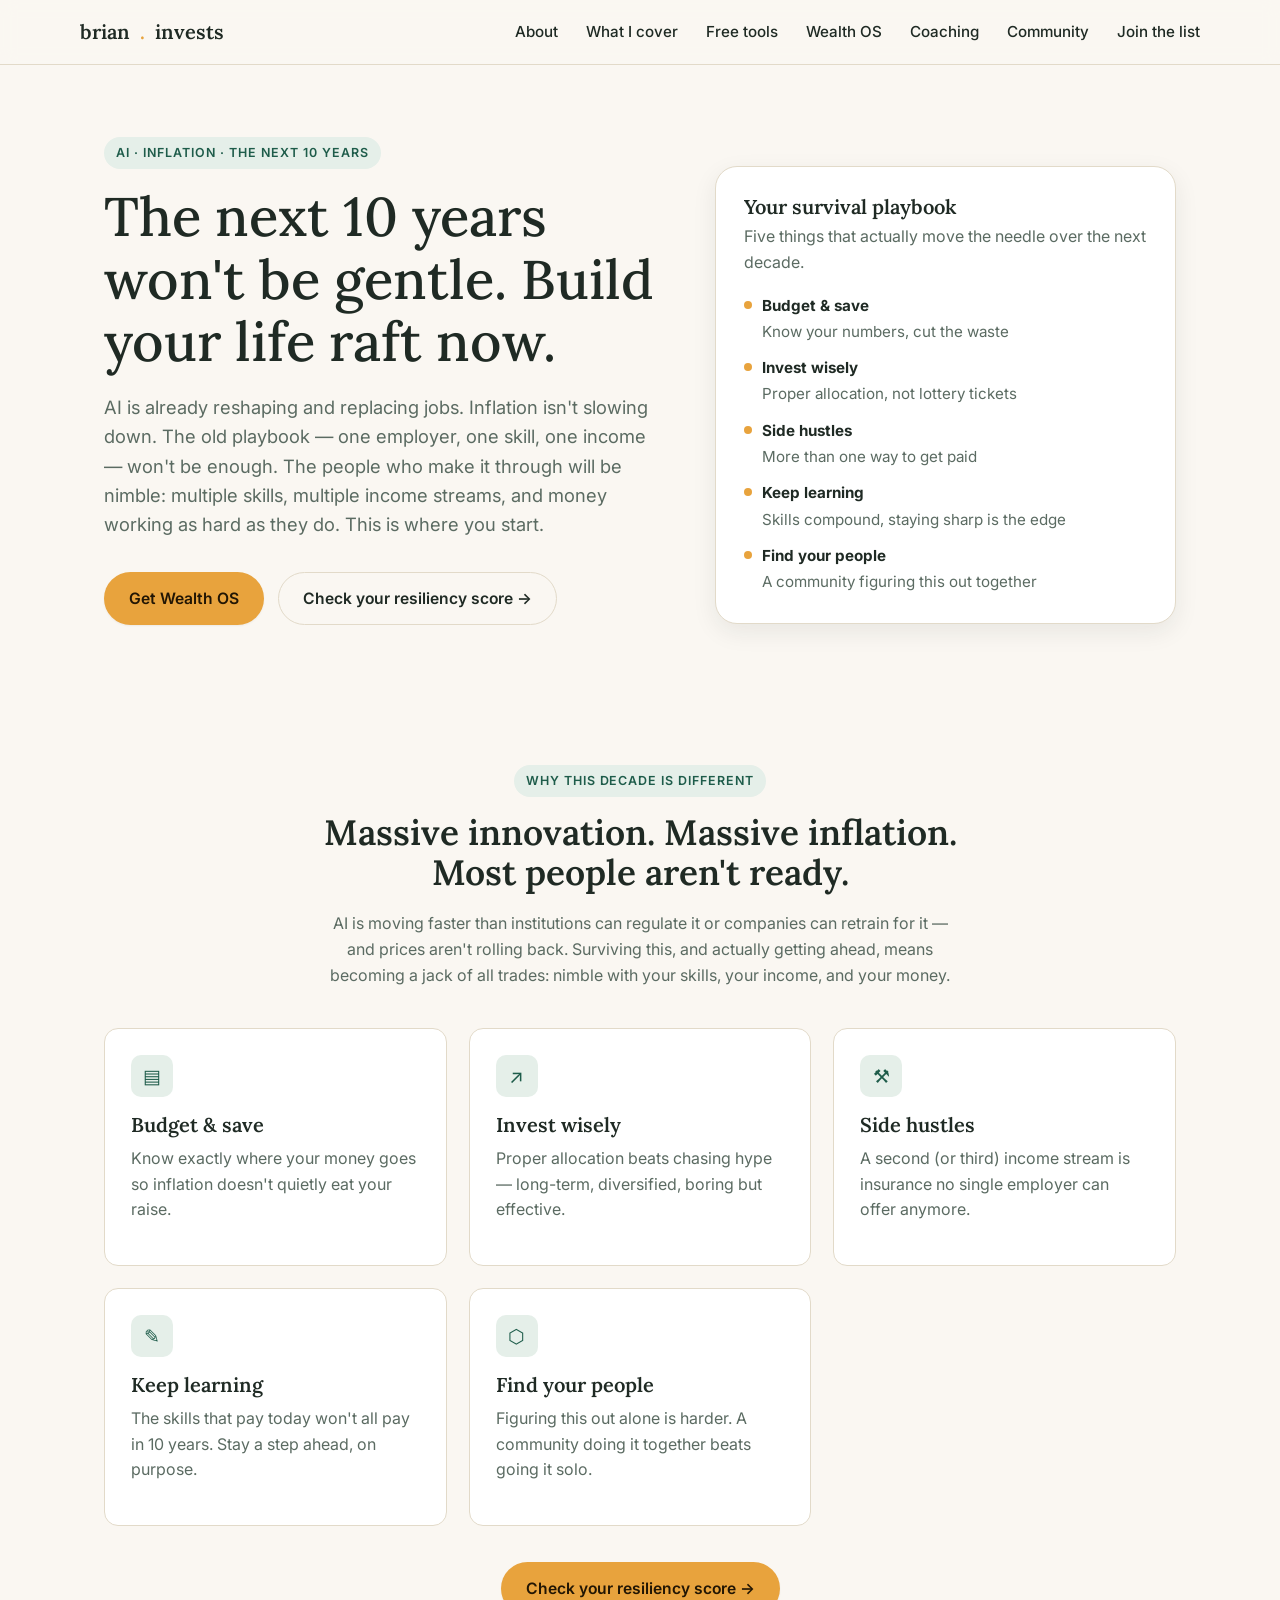
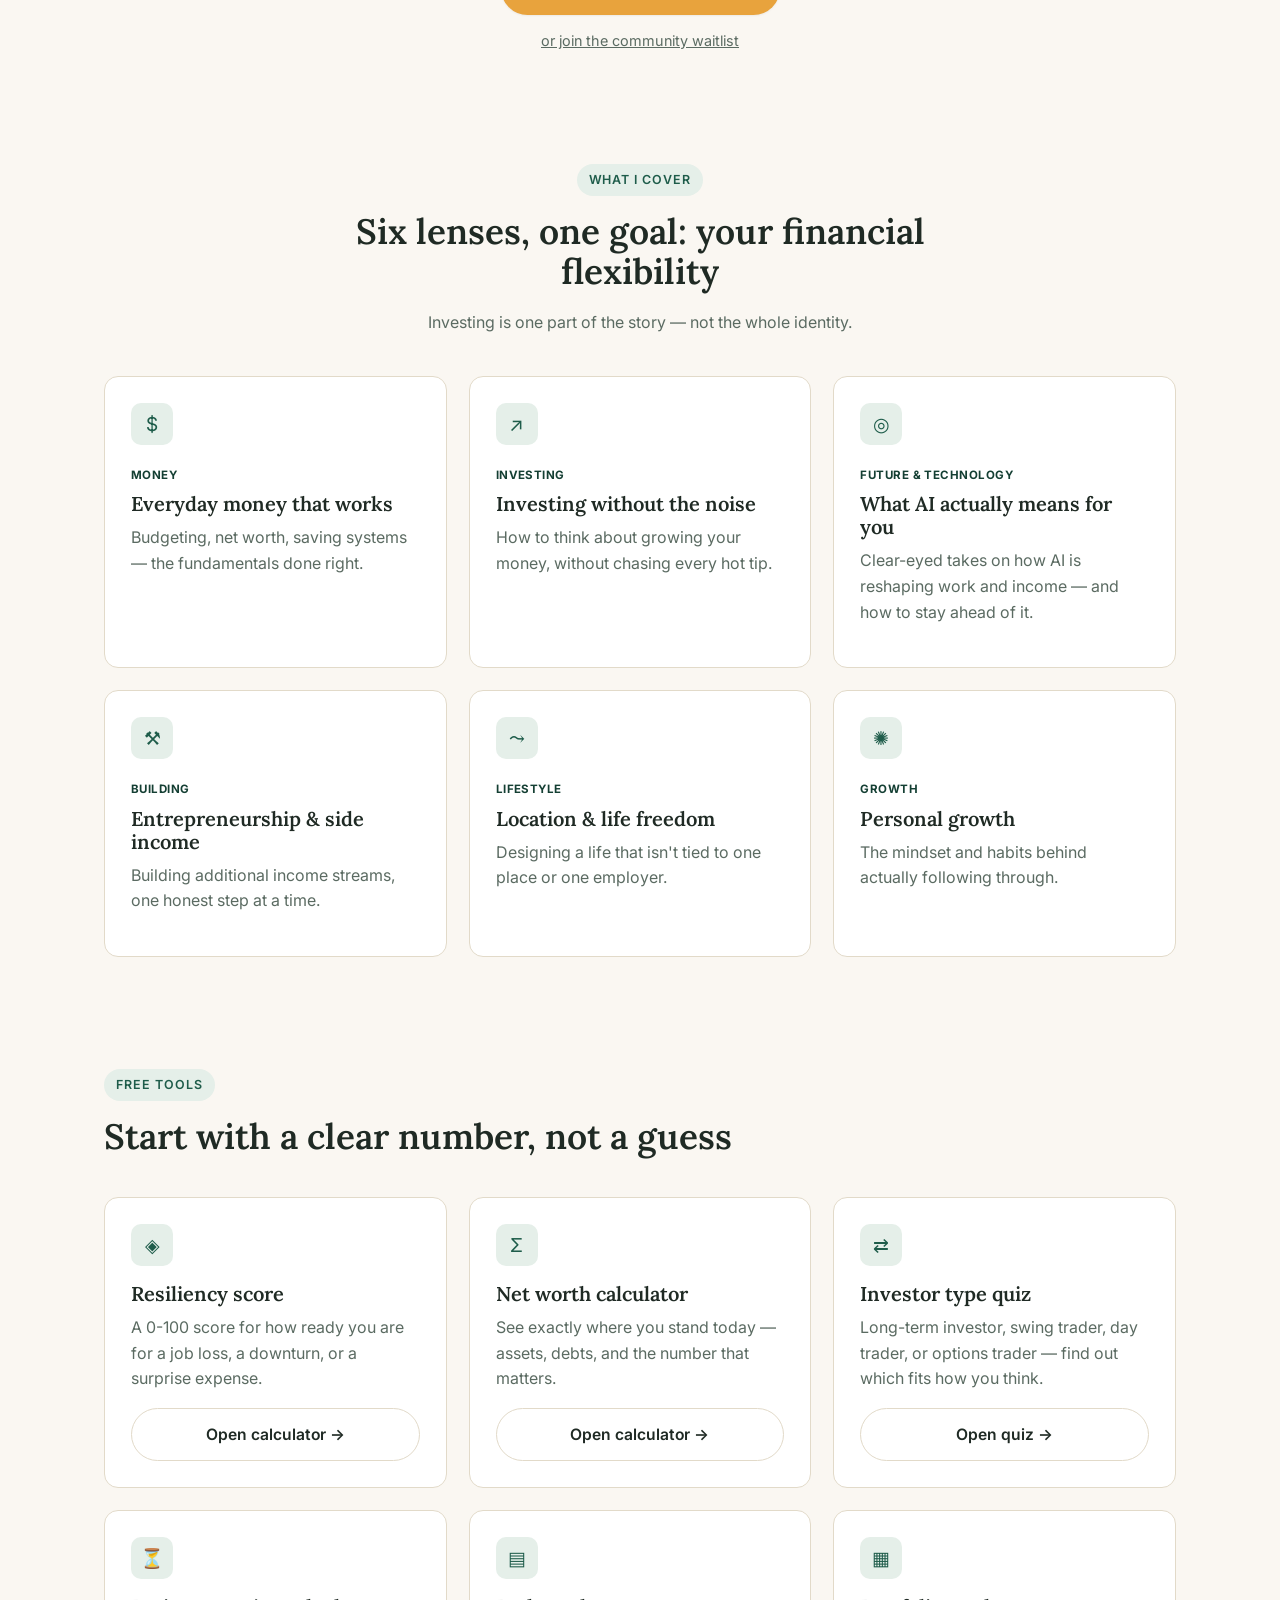
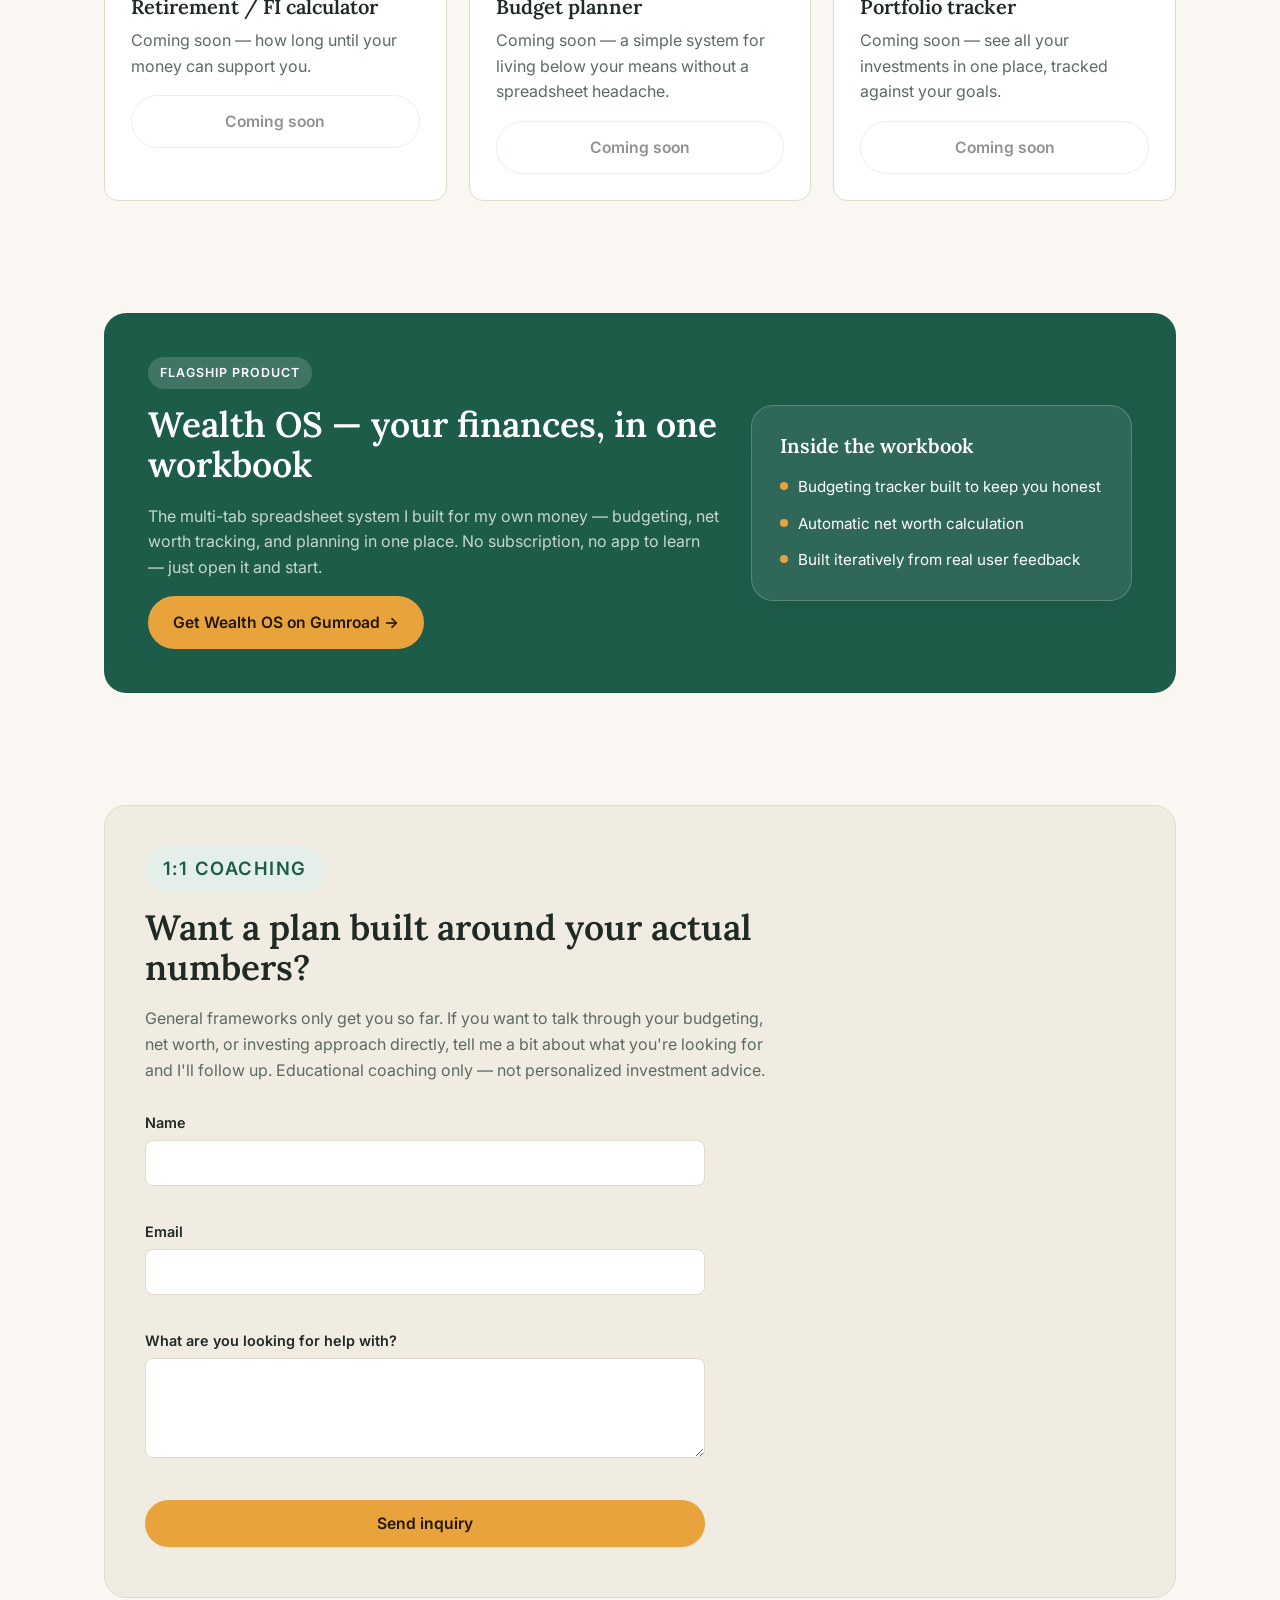
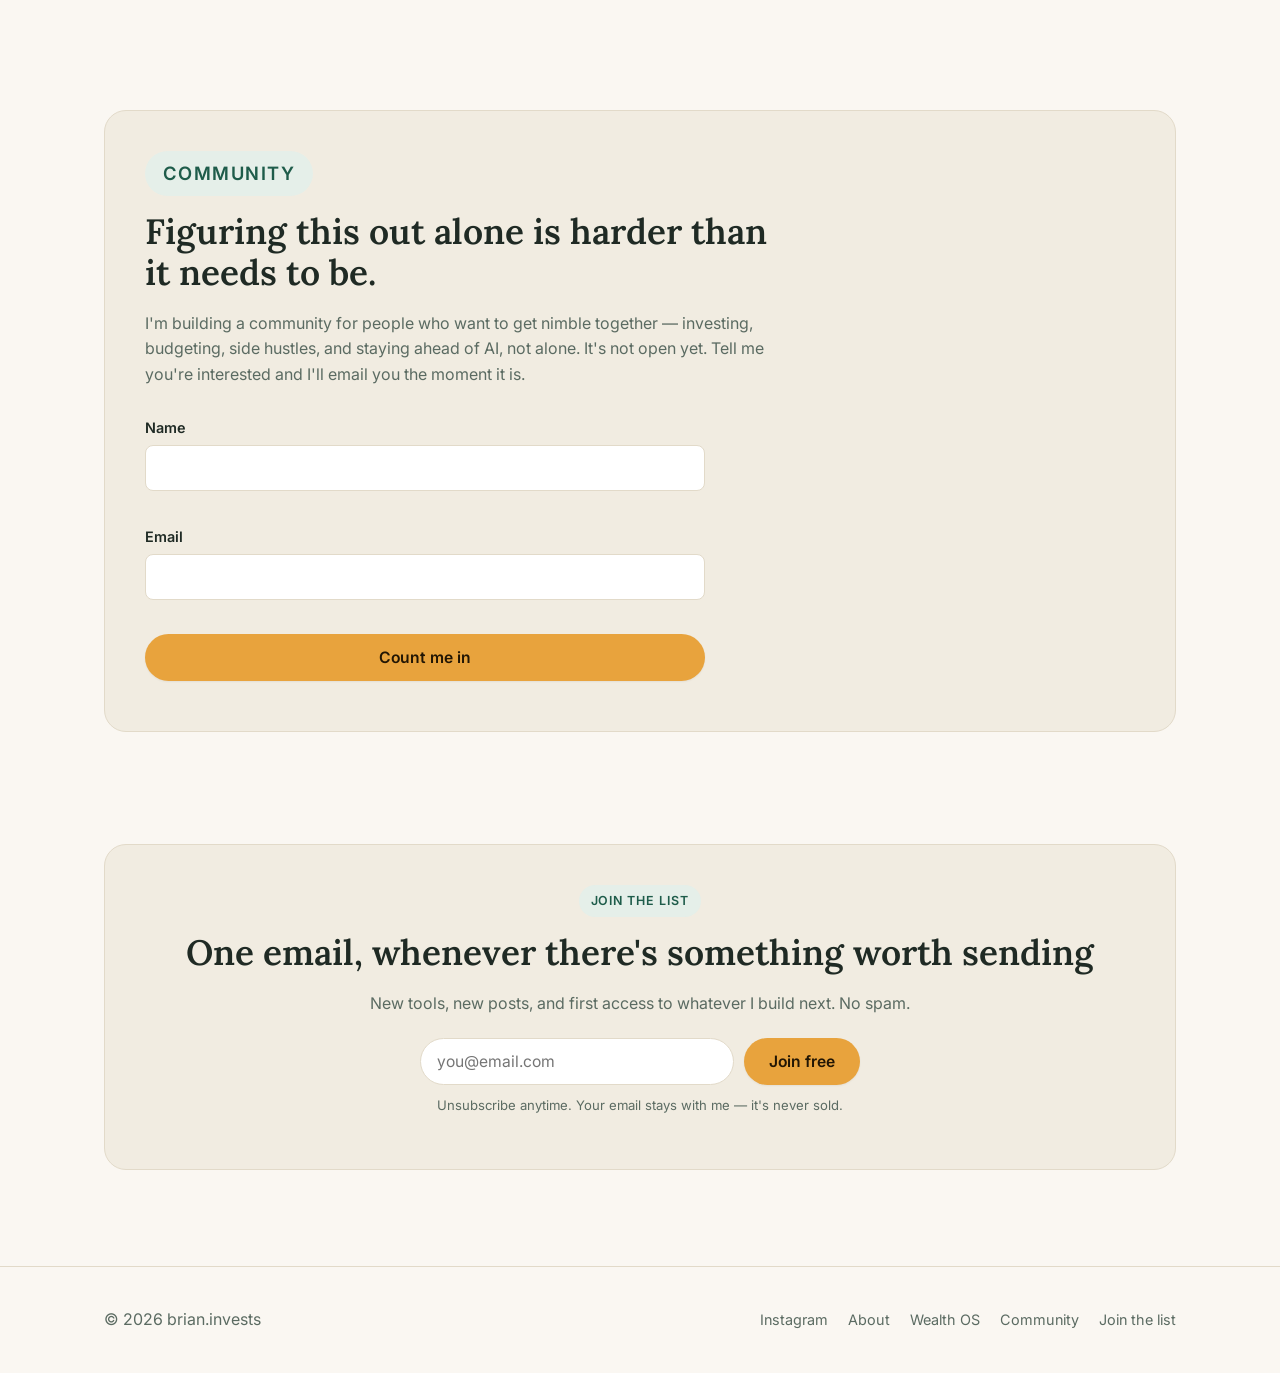
<file: index.html>
<!doctype html>
<html lang="en">
<head>
  <meta charset="UTF-8" />
  <meta name="viewport" content="width=device-width, initial-scale=1.0" />
  <title>Brian.invests — Your life raft for the next 10 years</title>
  <meta name="description" content="AI is coming for most jobs and inflation isn't slowing down. Practical moves — investing wisely, budgeting, side hustles, and continuous learning — plus a community doing it together, so you're ready for the next 10 years." />
  <link rel="preconnect" href="https://fonts.googleapis.com" />
  <link rel="preconnect" href="https://fonts.gstatic.com" crossorigin />
  <link href="https://fonts.googleapis.com/css2?family=Lora:wght@400;500;600;700&family=Inter:wght@400;500;600;700&display=swap" rel="stylesheet" />
  <link rel="stylesheet" href="assets/css/styles.css" />
</head>
<body>

  <header class="site-header">
    <div class="container nav">
      <a class="brand" href="index.html">brian<span class="dot">.</span>invests</a>
      <button class="nav-toggle" aria-label="Toggle menu" aria-expanded="false">☰</button>
      <ul class="nav-links">
        <li><a href="about.html">About</a></li>
        <li><a href="index.html#pillars">What I cover</a></li>
        <li><a href="index.html#tools">Free tools</a></li>
        <li><a href="index.html#wealth-os">Wealth OS</a></li>
        <li><a href="index.html#coaching">Coaching</a></li>
        <li><a href="index.html#community">Community</a></li>
        <li><a href="index.html#join">Join the list</a></li>
      </ul>
    </div>
  </header>

  <main>
    <!-- ============ HERO ============ -->
    <section class="hero">
      <div class="container hero-grid">
        <div>
          <span class="eyebrow">AI · Inflation · The next 10 years</span>
          <h1>The next 10 years won't be gentle. Build your life raft now.</h1>
          <p class="hero-lede">
            AI is already reshaping and replacing jobs. Inflation isn't slowing down. The old
            playbook — one employer, one skill, one income — won't be enough. The people who make it
            through will be nimble: multiple skills, multiple income streams, and money working as
            hard as they do. This is where you start.
          </p>
          <div class="hero-actions">
            <a class="btn btn-primary" href="index.html#wealth-os">Get Wealth OS</a>
            <a class="btn btn-secondary" href="tools/resiliency-score-calculator.html">Check your resiliency score →</a>
          </div>
        </div>

        <div class="hero-card">
          <h3>Your survival playbook</h3>
          <p class="muted">Five things that actually move the needle over the next decade.</p>
          <ul>
            <li><div class="playbook-item"><strong>Budget &amp; save</strong><span>Know your numbers, cut the waste</span></div></li>
            <li><div class="playbook-item"><strong>Invest wisely</strong><span>Proper allocation, not lottery tickets</span></div></li>
            <li><div class="playbook-item"><strong>Side hustles</strong><span>More than one way to get paid</span></div></li>
            <li><div class="playbook-item"><strong>Keep learning</strong><span>Skills compound, staying sharp is the edge</span></div></li>
            <li><div class="playbook-item"><strong>Find your people</strong><span>A community figuring this out together</span></div></li>
          </ul>
        </div>
      </div>
    </section>

    <!-- ============ WHY NOW ============ -->
    <section id="why-now">
      <div class="container">
        <div class="section-head">
          <span class="eyebrow">Why this decade is different</span>
          <h2>Massive innovation. Massive inflation. Most people aren't ready.</h2>
          <p class="muted">
            AI is moving faster than institutions can regulate it or companies can retrain for it —
            and prices aren't rolling back. Surviving this, and actually getting ahead, means
            becoming a jack of all trades: nimble with your skills, your income, and your money.
          </p>
        </div>

        <div class="grid-3">
          <article class="card">
            <div class="icon">▤</div>
            <h3>Budget &amp; save</h3>
            <p class="muted">Know exactly where your money goes so inflation doesn't quietly eat your raise.</p>
          </article>
          <article class="card">
            <div class="icon">↗</div>
            <h3>Invest wisely</h3>
            <p class="muted">Proper allocation beats chasing hype — long-term, diversified, boring but effective.</p>
          </article>
          <article class="card">
            <div class="icon">⚒</div>
            <h3>Side hustles</h3>
            <p class="muted">A second (or third) income stream is insurance no single employer can offer anymore.</p>
          </article>
          <article class="card">
            <div class="icon">✎</div>
            <h3>Keep learning</h3>
            <p class="muted">The skills that pay today won't all pay in 10 years. Stay a step ahead, on purpose.</p>
          </article>
          <article class="card">
            <div class="icon">⬡</div>
            <h3>Find your people</h3>
            <p class="muted">Figuring this out alone is harder. A community doing it together beats going it solo.</p>
          </article>
        </div>

        <div class="section-foot">
          <a class="btn btn-primary" href="tools/resiliency-score-calculator.html">Check your resiliency score →</a>
          <a class="section-foot-alt" href="index.html#community">or join the community waitlist</a>
        </div>
      </div>
    </section>

    <!-- ============ CONTENT PILLARS ============ -->
    <section id="pillars">
      <div class="container">
        <div class="section-head">
          <span class="eyebrow">What I cover</span>
          <h2>Six lenses, one goal: your financial flexibility</h2>
          <p class="muted">Investing is one part of the story — not the whole identity.</p>
        </div>

        <div class="grid-3">
          <article class="card">
            <div class="icon">$</div>
            <span class="pillar-tag">Money</span>
            <h3>Everyday money that works</h3>
            <p class="muted">Budgeting, net worth, saving systems — the fundamentals done right.</p>
          </article>
          <article class="card">
            <div class="icon">↗</div>
            <span class="pillar-tag">Investing</span>
            <h3>Investing without the noise</h3>
            <p class="muted">How to think about growing your money, without chasing every hot tip.</p>
          </article>
          <article class="card">
            <div class="icon">◎</div>
            <span class="pillar-tag">Future &amp; Technology</span>
            <h3>What AI actually means for you</h3>
            <p class="muted">Clear-eyed takes on how AI is reshaping work and income — and how to stay ahead of it.</p>
          </article>
          <article class="card">
            <div class="icon">⚒</div>
            <span class="pillar-tag">Building</span>
            <h3>Entrepreneurship &amp; side income</h3>
            <p class="muted">Building additional income streams, one honest step at a time.</p>
          </article>
          <article class="card">
            <div class="icon">⤳</div>
            <span class="pillar-tag">Lifestyle</span>
            <h3>Location &amp; life freedom</h3>
            <p class="muted">Designing a life that isn't tied to one place or one employer.</p>
          </article>
          <article class="card">
            <div class="icon">✺</div>
            <span class="pillar-tag">Growth</span>
            <h3>Personal growth</h3>
            <p class="muted">The mindset and habits behind actually following through.</p>
          </article>
        </div>
      </div>
    </section>

    <!-- ============ FREE TOOLS ============ -->
    <section id="tools">
      <div class="container">
        <div class="section-head left">
          <span class="eyebrow">Free tools</span>
          <h2>Start with a clear number, not a guess</h2>
        </div>

        <div class="grid-3">
          <article class="card">
            <div class="icon">◈</div>
            <h3>Resiliency score</h3>
            <p class="muted">A 0-100 score for how ready you are for a job loss, a downturn, or a surprise expense.</p>
            <a class="btn btn-secondary btn-block" href="tools/resiliency-score-calculator.html">Open calculator →</a>
          </article>
          <article class="card">
            <div class="icon">Σ</div>
            <h3>Net worth calculator</h3>
            <p class="muted">See exactly where you stand today — assets, debts, and the number that matters.</p>
            <a class="btn btn-secondary btn-block" href="tools/net-worth-calculator.html">Open calculator →</a>
          </article>
          <article class="card">
            <div class="icon">⇄</div>
            <h3>Investor type quiz</h3>
            <p class="muted">Long-term investor, swing trader, day trader, or options trader — find out which fits how you think.</p>
            <a class="btn btn-secondary btn-block" href="tools/investor-type-quiz.html">Open quiz →</a>
          </article>
          <article class="card">
            <div class="icon">⏳</div>
            <h3>Retirement / FI calculator</h3>
            <p class="muted">Coming soon — how long until your money can support you.</p>
            <a class="btn btn-secondary btn-block" href="#" aria-disabled="true" style="opacity:.5;pointer-events:none;">Coming soon</a>
          </article>
          <article class="card">
            <div class="icon">▤</div>
            <h3>Budget planner</h3>
            <p class="muted">Coming soon — a simple system for living below your means without a spreadsheet headache.</p>
            <a class="btn btn-secondary btn-block" href="#" aria-disabled="true" style="opacity:.5;pointer-events:none;">Coming soon</a>
          </article>
          <article class="card">
            <div class="icon">▦</div>
            <h3>Portfolio tracker</h3>
            <p class="muted">Coming soon — see all your investments in one place, tracked against your goals.</p>
            <a class="btn btn-secondary btn-block" href="#" aria-disabled="true" style="opacity:.5;pointer-events:none;">Coming soon</a>
          </article>
        </div>
      </div>
    </section>

    <!-- ============ WEALTH OS PROMO ============ -->
    <section id="wealth-os">
      <div class="container">
        <div class="band">
          <div class="band-grid">
            <div>
              <span class="eyebrow" style="background:rgba(255,255,255,0.15); color:#fff;">Flagship product</span>
              <h2>Wealth OS — your finances, in one workbook</h2>
              <p class="muted">
                The multi-tab spreadsheet system I built for my own money — budgeting, net worth
                tracking, and planning in one place. No subscription, no app to learn — just open it
                and start.
              </p>
              <a class="btn btn-primary" href="https://brianinvests.gumroad.com/l/qqescp" target="_blank" rel="noopener">Get Wealth OS on Gumroad →</a>
            </div>
            <div class="hero-card" style="background:rgba(255,255,255,0.08); border-color:rgba(255,255,255,0.2);">
              <h3 style="color:#fff;">Inside the workbook</h3>
              <ul style="color:#fff;">
                <li>Budgeting tracker built to keep you honest</li>
                <li>Automatic net worth calculation</li>
                <li>Built iteratively from real user feedback</li>
              </ul>
            </div>
          </div>
        </div>
      </div>
    </section>

    <!-- ============ COACHING / CONSULTING ============ -->
    <section id="coaching">
      <div class="container">
        <div class="consult">
          <div class="section-head left">
            <span class="eyebrow eyebrow-lg">1:1 coaching</span>
            <h2>Want a plan built around your actual numbers?</h2>
            <p class="muted">
              General frameworks only get you so far. If you want to talk through your budgeting, net
              worth, or investing approach directly, tell me a bit about what you're looking for and
              I'll follow up. Educational coaching only — not personalized investment advice.
            </p>
          </div>
          <form class="inquiry-form" data-capture-form data-success-message="Got it — I'll follow up by email soon.">
            <input type="hidden" name="_subject" value="New coaching inquiry — brian.invests" />
            <input type="hidden" name="form_type" value="coaching_inquiry" />
            <div class="field-group">
              <label for="coaching-name">Name</label>
              <input type="text" id="coaching-name" name="name" required />
            </div>
            <div class="field-group">
              <label for="coaching-email">Email</label>
              <input type="email" id="coaching-email" name="email" required aria-label="Email address" />
            </div>
            <div class="field-group">
              <label for="coaching-message">What are you looking for help with?</label>
              <textarea id="coaching-message" name="message" required></textarea>
            </div>
            <button class="btn btn-primary btn-block" type="submit">Send inquiry</button>
          </form>
          <div class="form-success"></div>
        </div>
      </div>
    </section>

    <!-- ============ COMMUNITY ============ -->
    <section id="community">
      <div class="container">
        <div class="consult">
          <div class="section-head left">
            <span class="eyebrow eyebrow-lg">Community</span>
            <h2>Figuring this out alone is harder than it needs to be.</h2>
            <p class="muted">
              I'm building a community for people who want to get nimble together — investing,
              budgeting, side hustles, and staying ahead of AI, not alone. It's not open yet. Tell me
              you're interested and I'll email you the moment it is.
            </p>
          </div>
          <form class="inquiry-form" data-capture-form data-success-message="You're on the list — I'll email you the moment the community opens.">
            <input type="hidden" name="_subject" value="New community interest — brian.invests" />
            <input type="hidden" name="form_type" value="community_interest" />
            <div class="field-group">
              <label for="community-name">Name</label>
              <input type="text" id="community-name" name="name" required />
            </div>
            <div class="field-group">
              <label for="community-email">Email</label>
              <input type="email" id="community-email" name="email" required aria-label="Email address" />
            </div>
            <button class="btn btn-primary btn-block" type="submit">Count me in</button>
          </form>
          <div class="form-success"></div>
        </div>
      </div>
    </section>

    <!-- ============ EMAIL CAPTURE ============ -->
    <section id="join">
      <div class="container">
        <div class="capture">
          <span class="eyebrow">Join the list</span>
          <h2>One email, whenever there's something worth sending</h2>
          <p class="muted">New tools, new posts, and first access to whatever I build next. No spam.</p>
          <form class="capture-form" data-capture-form>
            <input type="email" name="email" placeholder="you@email.com" required aria-label="Email address" />
            <button class="btn btn-primary" type="submit">Join free</button>
          </form>
          <div class="form-success"></div>
          <p class="form-note">Unsubscribe anytime. Your email stays with me — it's never sold.</p>
        </div>
      </div>
    </section>
  </main>

  <footer class="site-footer">
    <div class="container footer-grid">
      <span class="muted">© <span id="year"></span> brian.invests</span>
      <ul class="footer-links">
        <li><a href="https://instagram.com/brian.invests" target="_blank" rel="noopener">Instagram</a></li>
        <li><a href="about.html">About</a></li>
        <li><a href="index.html#wealth-os">Wealth OS</a></li>
        <li><a href="index.html#community">Community</a></li>
        <li><a href="index.html#join">Join the list</a></li>
      </ul>
    </div>
  </footer>

  <script>document.getElementById("year").textContent = new Date().getFullYear();</script>
  <script src="assets/js/main.js" defer></script>
</body>
</html>
</file>
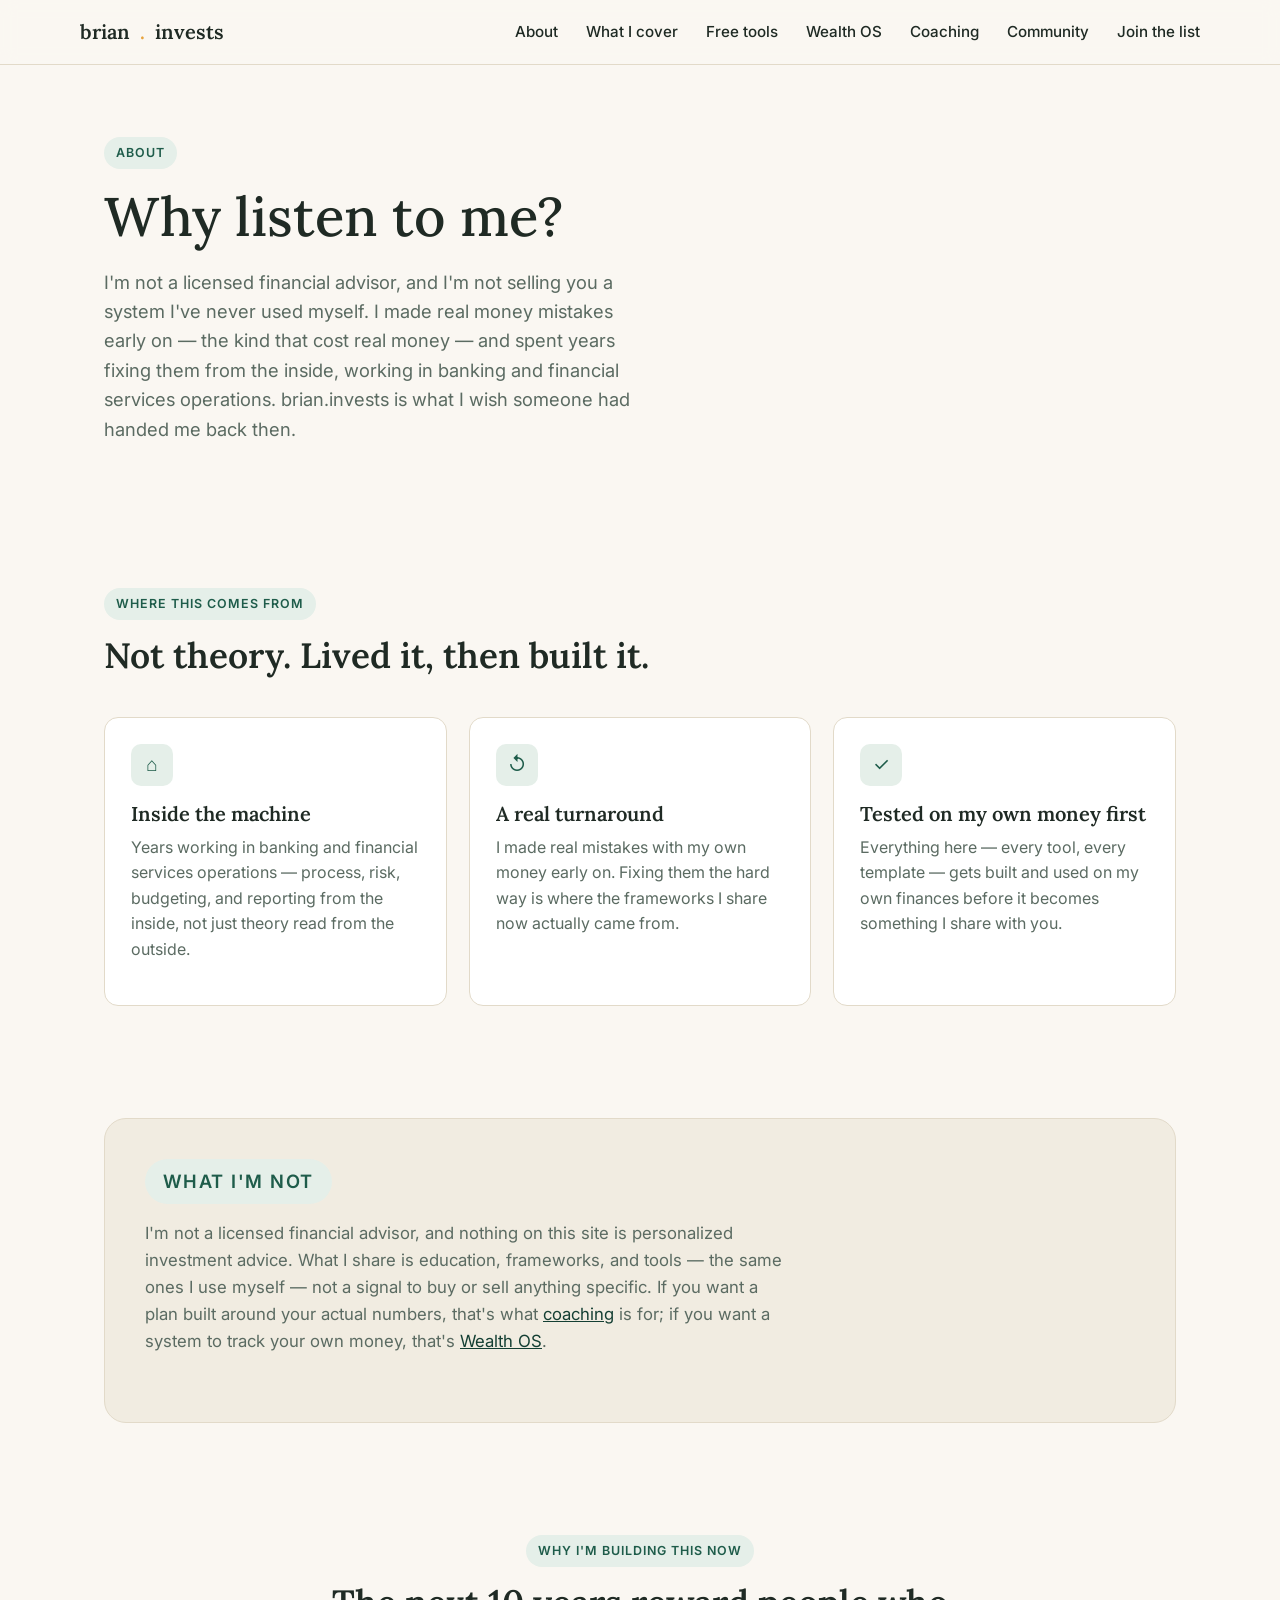
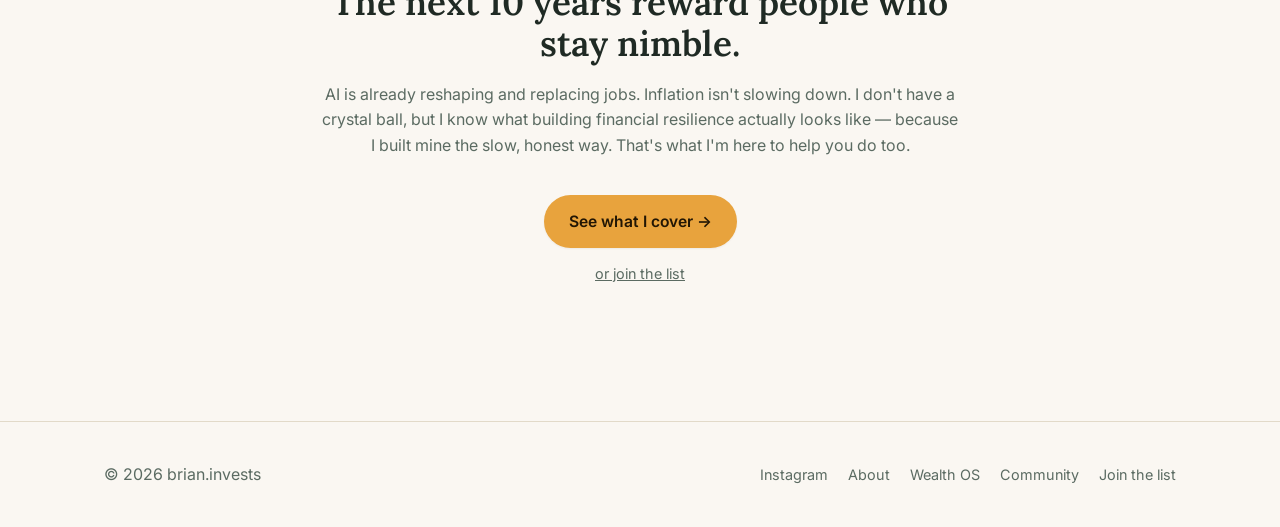
<file: about.html>
<!doctype html>
<html lang="en">
<head>
  <meta charset="UTF-8" />
  <meta name="viewport" content="width=device-width, initial-scale=1.0" />
  <title>About — brian.invests</title>
  <meta name="description" content="Why brian.invests exists: a personal financial turnaround, years inside banking and financial services operations, and the belief that the next 10 years reward people who stay nimble." />
  <link rel="preconnect" href="https://fonts.googleapis.com" />
  <link rel="preconnect" href="https://fonts.gstatic.com" crossorigin />
  <link href="https://fonts.googleapis.com/css2?family=Lora:wght@400;500;600;700&family=Inter:wght@400;500;600;700&display=swap" rel="stylesheet" />
  <link rel="stylesheet" href="assets/css/styles.css" />
</head>
<body>

  <header class="site-header">
    <div class="container nav">
      <a class="brand" href="index.html">brian<span class="dot">.</span>invests</a>
      <button class="nav-toggle" aria-label="Toggle menu" aria-expanded="false">☰</button>
      <ul class="nav-links">
        <li><a href="about.html">About</a></li>
        <li><a href="index.html#pillars">What I cover</a></li>
        <li><a href="index.html#tools">Free tools</a></li>
        <li><a href="index.html#wealth-os">Wealth OS</a></li>
        <li><a href="index.html#coaching">Coaching</a></li>
        <li><a href="index.html#community">Community</a></li>
        <li><a href="index.html#join">Join the list</a></li>
      </ul>
    </div>
  </header>

  <main>
    <!-- ============ HERO ============ -->
    <section class="hero">
      <div class="container">
        <span class="eyebrow">About</span>
        <h1>Why listen to me?</h1>
        <p class="hero-lede">
          I'm not a licensed financial advisor, and I'm not selling you a system I've never used
          myself. I made real money mistakes early on — the kind that cost real money — and spent
          years fixing them from the inside, working in banking and financial services operations.
          brian.invests is what I wish someone had handed me back then.
        </p>
      </div>
    </section>

    <!-- ============ WHERE THIS COMES FROM ============ -->
    <section>
      <div class="container">
        <div class="section-head left">
          <span class="eyebrow">Where this comes from</span>
          <h2>Not theory. Lived it, then built it.</h2>
        </div>

        <div class="grid-3">
          <article class="card">
            <div class="icon">⌂</div>
            <h3>Inside the machine</h3>
            <p class="muted">Years working in banking and financial services operations — process, risk, budgeting, and reporting from the inside, not just theory read from the outside.</p>
          </article>
          <article class="card">
            <div class="icon">↺</div>
            <h3>A real turnaround</h3>
            <p class="muted">I made real mistakes with my own money early on. Fixing them the hard way is where the frameworks I share now actually came from.</p>
          </article>
          <article class="card">
            <div class="icon">✓</div>
            <h3>Tested on my own money first</h3>
            <p class="muted">Everything here — every tool, every template — gets built and used on my own finances before it becomes something I share with you.</p>
          </article>
        </div>
      </div>
    </section>

    <!-- ============ WHAT I'M NOT ============ -->
    <section>
      <div class="container">
        <div class="consult">
          <div class="section-head left">
            <span class="eyebrow eyebrow-lg">What I'm not</span>
            <p class="muted" style="font-size:1.05rem;">
              I'm not a licensed financial advisor, and nothing on this site is personalized
              investment advice. What I share is education, frameworks, and tools — the same ones I
              use myself — not a signal to buy or sell anything specific. If you want a plan built
              around your actual numbers, that's what <a href="index.html#coaching">coaching</a> is
              for; if you want a system to track your own money, that's <a href="index.html#wealth-os">Wealth OS</a>.
            </p>
          </div>
        </div>
      </div>
    </section>

    <!-- ============ WHY NOW ============ -->
    <section>
      <div class="container">
        <div class="section-head">
          <span class="eyebrow">Why I'm building this now</span>
          <h2>The next 10 years reward people who stay nimble.</h2>
          <p class="muted">
            AI is already reshaping and replacing jobs. Inflation isn't slowing down. I don't have a
            crystal ball, but I know what building financial resilience actually looks like — because
            I built mine the slow, honest way. That's what I'm here to help you do too.
          </p>
          <div class="section-foot">
            <a class="btn btn-primary" href="index.html#pillars">See what I cover →</a>
            <a class="section-foot-alt" href="index.html#join">or join the list</a>
          </div>
        </div>
      </div>
    </section>
  </main>

  <footer class="site-footer">
    <div class="container footer-grid">
      <span class="muted">© <span id="year"></span> brian.invests</span>
      <ul class="footer-links">
        <li><a href="https://instagram.com/brian.invests" target="_blank" rel="noopener">Instagram</a></li>
        <li><a href="about.html">About</a></li>
        <li><a href="index.html#wealth-os">Wealth OS</a></li>
        <li><a href="index.html#community">Community</a></li>
        <li><a href="index.html#join">Join the list</a></li>
      </ul>
    </div>
  </footer>

  <script>document.getElementById("year").textContent = new Date().getFullYear();</script>
  <script src="assets/js/main.js" defer></script>
</body>
</html>
</file>
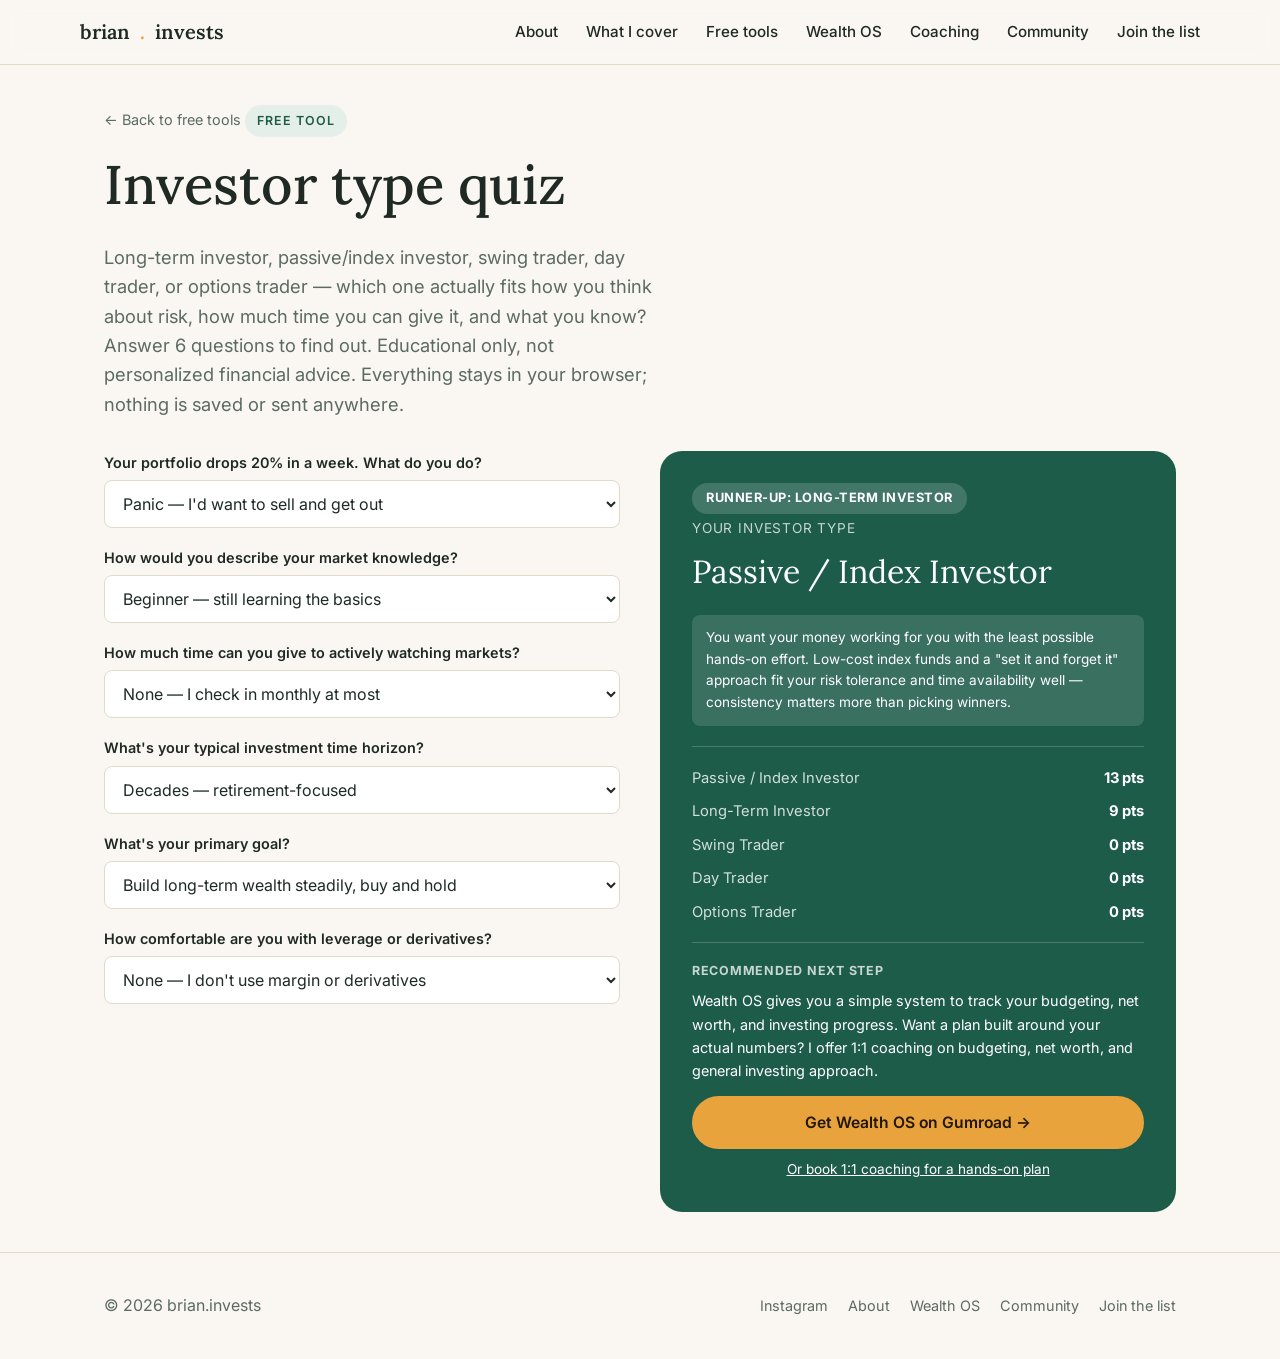
<file: tools/investor-type-quiz.html>
<!doctype html>
<html lang="en">
<head>
  <meta charset="UTF-8" />
  <meta name="viewport" content="width=device-width, initial-scale=1.0" />
  <title>Investor Type Quiz — brian.invests</title>
  <meta name="description" content="Free investor/trader type quiz — find out whether you're wired to be a long-term investor, passive/index investor, swing trader, day trader, or options trader, based on your risk tolerance, knowledge, and time commitment." />
  <link rel="preconnect" href="https://fonts.googleapis.com" />
  <link rel="preconnect" href="https://fonts.gstatic.com" crossorigin />
  <link href="https://fonts.googleapis.com/css2?family=Lora:wght@400;500;600;700&family=Inter:wght@400;500;600;700&display=swap" rel="stylesheet" />
  <link rel="stylesheet" href="../assets/css/styles.css" />
</head>
<body>

  <header class="site-header">
    <div class="container nav">
      <a class="brand" href="../index.html">brian<span class="dot">.</span>invests</a>
      <button class="nav-toggle" aria-label="Toggle menu" aria-expanded="false">☰</button>
      <ul class="nav-links">
        <li><a href="../about.html">About</a></li>
        <li><a href="../index.html#pillars">What I cover</a></li>
        <li><a href="../index.html#tools">Free tools</a></li>
        <li><a href="../index.html#wealth-os">Wealth OS</a></li>
        <li><a href="../index.html#coaching">Coaching</a></li>
        <li><a href="../index.html#community">Community</a></li>
        <li><a href="../index.html#join">Join the list</a></li>
      </ul>
    </div>
  </header>

  <main class="tool-page">
    <div class="container">
      <a class="back-link" href="../index.html#tools">← Back to free tools</a>
      <span class="eyebrow">Free tool</span>
      <h1>Investor type quiz</h1>
      <p class="hero-lede">
        Long-term investor, passive/index investor, swing trader, day trader, or options trader —
        which one actually fits how you think about risk, how much time you can give it, and what
        you know? Answer 6 questions to find out. Educational only, not personalized financial
        advice. Everything stays in your browser; nothing is saved or sent anywhere.
      </p>

      <div class="tool-layout">
        <form id="it-form" autocomplete="off">
          <div class="field-group">
            <label for="it-drawdown">Your portfolio drops 20% in a week. What do you do?</label>
            <select id="it-drawdown">
              <option value="panic">Panic — I'd want to sell and get out</option>
              <option value="hold">Uncomfortable, but I'd hold on</option>
              <option value="calm">Stay calm — might even buy more</option>
              <option value="opportunity">See it as an opportunity to use leverage or options</option>
            </select>
          </div>

          <div class="field-group">
            <label for="it-knowledge">How would you describe your market knowledge?</label>
            <select id="it-knowledge">
              <option value="beginner">Beginner — still learning the basics</option>
              <option value="intermediate">Intermediate — comfortable with fundamentals, ETFs, diversification</option>
              <option value="advanced">Advanced — I read charts and use technical analysis</option>
              <option value="expert">Expert — I understand options mechanics (greeks, spreads, assignment)</option>
            </select>
          </div>

          <div class="field-group">
            <label for="it-time">How much time can you give to actively watching markets?</label>
            <select id="it-time">
              <option value="none">None — I check in monthly at most</option>
              <option value="few">A few times a week</option>
              <option value="daily">Daily, but not glued to the screen</option>
              <option value="intraday">Multiple times a day / intraday</option>
            </select>
          </div>

          <div class="field-group">
            <label for="it-horizon">What's your typical investment time horizon?</label>
            <select id="it-horizon">
              <option value="decades">Decades — retirement-focused</option>
              <option value="years">1 – 5 years</option>
              <option value="weeks">Weeks to months</option>
              <option value="days">A few days</option>
              <option value="intraday">Intraday — in and out same day</option>
            </select>
          </div>

          <div class="field-group">
            <label for="it-goal">What's your primary goal?</label>
            <select id="it-goal">
              <option value="steady">Build long-term wealth steadily, buy and hold</option>
              <option value="passive">Low-effort growth — set it and forget it</option>
              <option value="active">Actively trade to beat the market through frequent decisions</option>
              <option value="income-options">Generate steady income from options strategies like covered calls or selling puts</option>
              <option value="speculative">Chase bigger, faster gains through leveraged or speculative trades</option>
            </select>
          </div>

          <div class="field-group">
            <label for="it-leverage">How comfortable are you with leverage or derivatives?</label>
            <select id="it-leverage">
              <option value="none">None — I don't use margin or derivatives</option>
              <option value="curious">A little curious, haven't tried it</option>
              <option value="comfortable">Comfortable — I've used options or margin before</option>
              <option value="core">I actively use leverage/derivatives as a core strategy</option>
            </select>
          </div>
        </form>

        <aside class="result-card" aria-live="polite">
          <div class="score-badge" id="it-runnerup">—</div>
          <div class="label">Your investor type</div>
          <div class="value" id="it-result" style="font-size:2rem;">—</div>
          <p class="result-note" id="it-description" style="margin-top:14px;">
            Answer the questions to see your type.
          </p>

          <div class="breakdown" id="it-breakdown"></div>

          <div class="recommend">
            <p class="recommend-label">Recommended next step</p>
            <p class="recommend-text" id="it-recommend-text"></p>
            <a class="btn btn-primary btn-block" id="it-recommend-cta" href="#">Recommendation</a>
            <a class="recommend-alt" id="it-recommend-alt" href="#">Alternative</a>
          </div>
        </aside>
      </div>
    </div>
  </main>

  <footer class="site-footer">
    <div class="container footer-grid">
      <span class="muted">© <span id="year"></span> brian.invests</span>
      <ul class="footer-links">
        <li><a href="https://instagram.com/brian.invests" target="_blank" rel="noopener">Instagram</a></li>
        <li><a href="../about.html">About</a></li>
        <li><a href="../index.html#wealth-os">Wealth OS</a></li>
        <li><a href="../index.html#community">Community</a></li>
        <li><a href="../index.html#join">Join the list</a></li>
      </ul>
    </div>
  </footer>

  <script>document.getElementById("year").textContent = new Date().getFullYear();</script>
  <script src="../assets/js/main.js" defer></script>
  <script src="../assets/js/investor-type-quiz.js" defer></script>
</body>
</html>
</file>
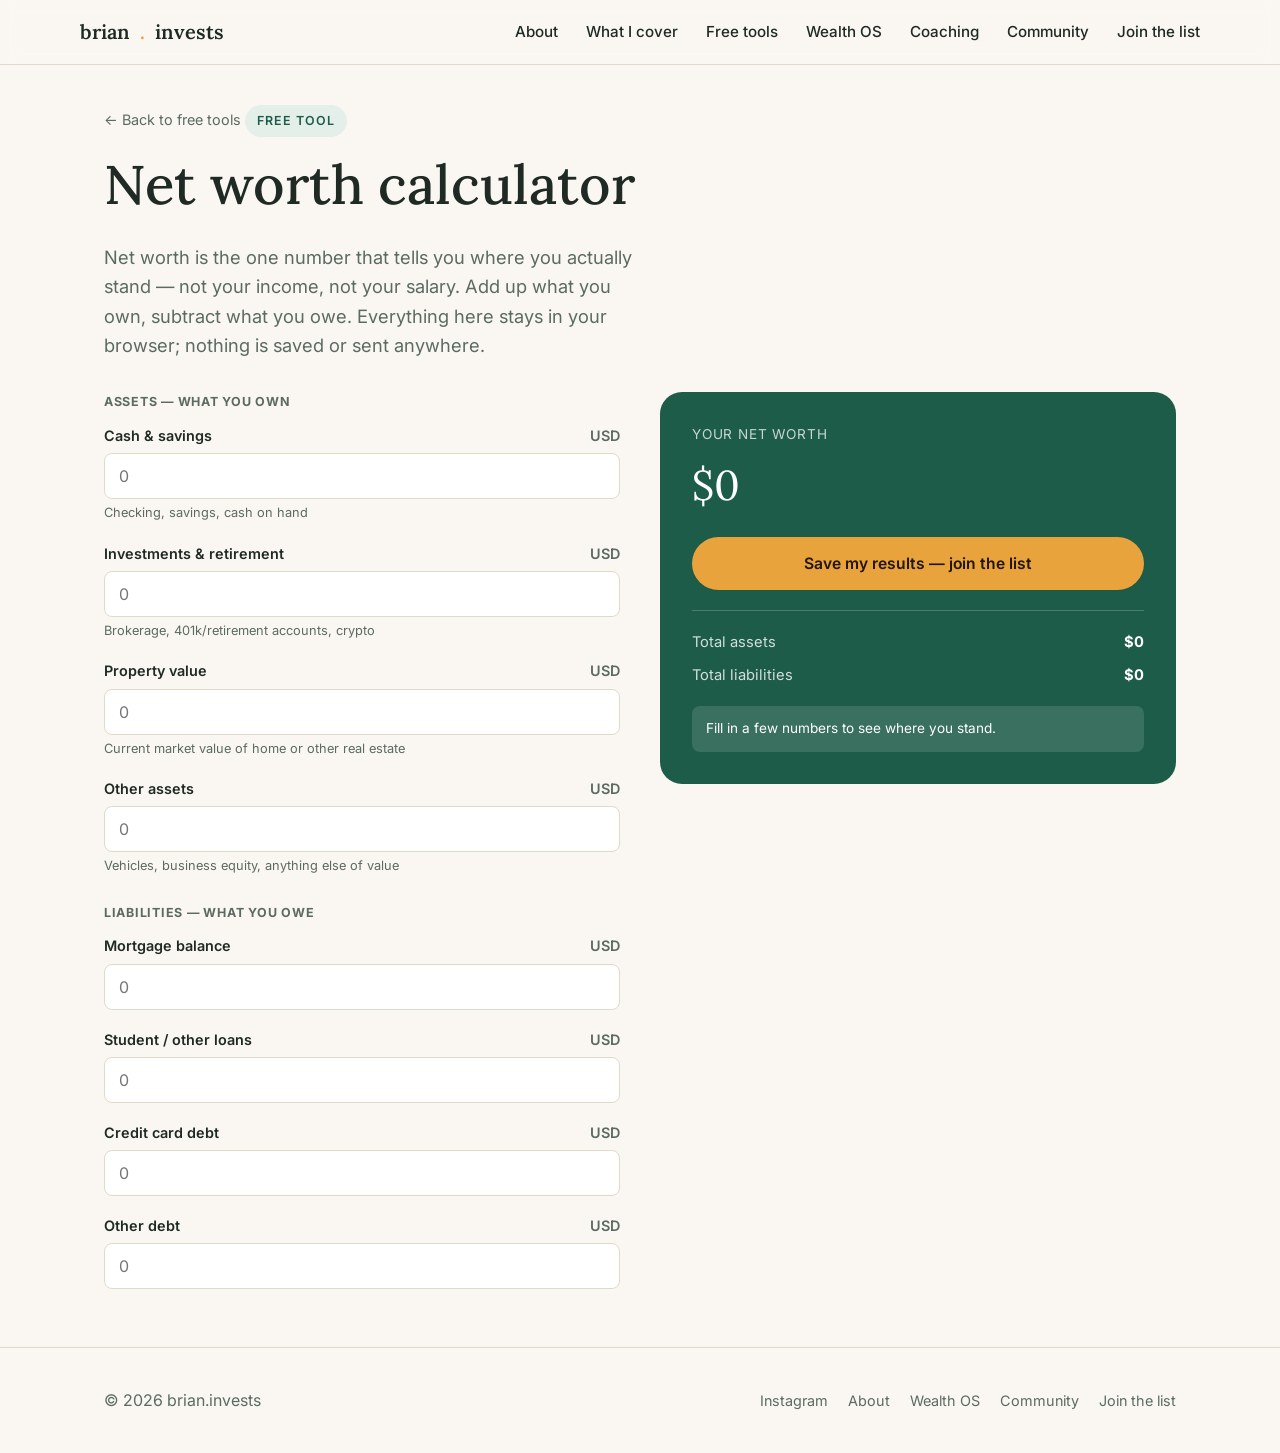
<file: tools/net-worth-calculator.html>
<!doctype html>
<html lang="en">
<head>
  <meta charset="UTF-8" />
  <meta name="viewport" content="width=device-width, initial-scale=1.0" />
  <title>Net Worth Calculator — brian.invests</title>
  <meta name="description" content="Free net worth calculator — add up your assets and debts to see exactly where you stand today." />
  <link rel="preconnect" href="https://fonts.googleapis.com" />
  <link rel="preconnect" href="https://fonts.gstatic.com" crossorigin />
  <link href="https://fonts.googleapis.com/css2?family=Lora:wght@400;500;600;700&family=Inter:wght@400;500;600;700&display=swap" rel="stylesheet" />
  <link rel="stylesheet" href="../assets/css/styles.css" />
</head>
<body>

  <header class="site-header">
    <div class="container nav">
      <a class="brand" href="../index.html">brian<span class="dot">.</span>invests</a>
      <button class="nav-toggle" aria-label="Toggle menu" aria-expanded="false">☰</button>
      <ul class="nav-links">
        <li><a href="../about.html">About</a></li>
        <li><a href="../index.html#pillars">What I cover</a></li>
        <li><a href="../index.html#tools">Free tools</a></li>
        <li><a href="../index.html#wealth-os">Wealth OS</a></li>
        <li><a href="../index.html#coaching">Coaching</a></li>
        <li><a href="../index.html#community">Community</a></li>
        <li><a href="../index.html#join">Join the list</a></li>
      </ul>
    </div>
  </header>

  <main class="tool-page">
    <div class="container">
      <a class="back-link" href="../index.html#tools">← Back to free tools</a>
      <span class="eyebrow">Free tool</span>
      <h1>Net worth calculator</h1>
      <p class="hero-lede">
        Net worth is the one number that tells you where you actually stand — not your income, not
        your salary. Add up what you own, subtract what you owe. Everything here stays in your
        browser; nothing is saved or sent anywhere.
      </p>

      <div class="tool-layout">
        <form id="nw-form" autocomplete="off">
          <div class="fieldset-title">Assets — what you own</div>

          <div class="field-group">
            <label for="cash">Cash &amp; savings <span class="muted">USD</span></label>
            <input type="number" id="cash" inputmode="decimal" min="0" step="any" placeholder="0" />
            <p class="field-hint">Checking, savings, cash on hand</p>
          </div>

          <div class="field-group">
            <label for="investments">Investments &amp; retirement <span class="muted">USD</span></label>
            <input type="number" id="investments" inputmode="decimal" min="0" step="any" placeholder="0" />
            <p class="field-hint">Brokerage, 401k/retirement accounts, crypto</p>
          </div>

          <div class="field-group">
            <label for="property">Property value <span class="muted">USD</span></label>
            <input type="number" id="property" inputmode="decimal" min="0" step="any" placeholder="0" />
            <p class="field-hint">Current market value of home or other real estate</p>
          </div>

          <div class="field-group">
            <label for="other-assets">Other assets <span class="muted">USD</span></label>
            <input type="number" id="other-assets" inputmode="decimal" min="0" step="any" placeholder="0" />
            <p class="field-hint">Vehicles, business equity, anything else of value</p>
          </div>

          <div class="fieldset-title">Liabilities — what you owe</div>

          <div class="field-group">
            <label for="mortgage">Mortgage balance <span class="muted">USD</span></label>
            <input type="number" id="mortgage" inputmode="decimal" min="0" step="any" placeholder="0" />
          </div>

          <div class="field-group">
            <label for="loans">Student / other loans <span class="muted">USD</span></label>
            <input type="number" id="loans" inputmode="decimal" min="0" step="any" placeholder="0" />
          </div>

          <div class="field-group">
            <label for="credit-card">Credit card debt <span class="muted">USD</span></label>
            <input type="number" id="credit-card" inputmode="decimal" min="0" step="any" placeholder="0" />
          </div>

          <div class="field-group">
            <label for="other-debt">Other debt <span class="muted">USD</span></label>
            <input type="number" id="other-debt" inputmode="decimal" min="0" step="any" placeholder="0" />
          </div>
        </form>

        <aside class="result-card" aria-live="polite">
          <div class="label">Your net worth</div>
          <div class="value" id="nw-result">$0</div>
          <a class="btn btn-primary btn-block" href="../index.html#join">Save my results — join the list</a>

          <div class="breakdown">
            <div class="breakdown-row"><span>Total assets</span><strong id="nw-assets">$0</strong></div>
            <div class="breakdown-row"><span>Total liabilities</span><strong id="nw-liabilities">$0</strong></div>
          </div>

          <div class="result-note" id="nw-note">
            Fill in a few numbers to see where you stand.
          </div>
        </aside>
      </div>
    </div>
  </main>

  <footer class="site-footer">
    <div class="container footer-grid">
      <span class="muted">© <span id="year"></span> brian.invests</span>
      <ul class="footer-links">
        <li><a href="https://instagram.com/brian.invests" target="_blank" rel="noopener">Instagram</a></li>
        <li><a href="../about.html">About</a></li>
        <li><a href="../index.html#wealth-os">Wealth OS</a></li>
        <li><a href="../index.html#community">Community</a></li>
        <li><a href="../index.html#join">Join the list</a></li>
      </ul>
    </div>
  </footer>

  <script>document.getElementById("year").textContent = new Date().getFullYear();</script>
  <script src="../assets/js/main.js" defer></script>
  <script src="../assets/js/net-worth-calculator.js" defer></script>
</body>
</html>
</file>
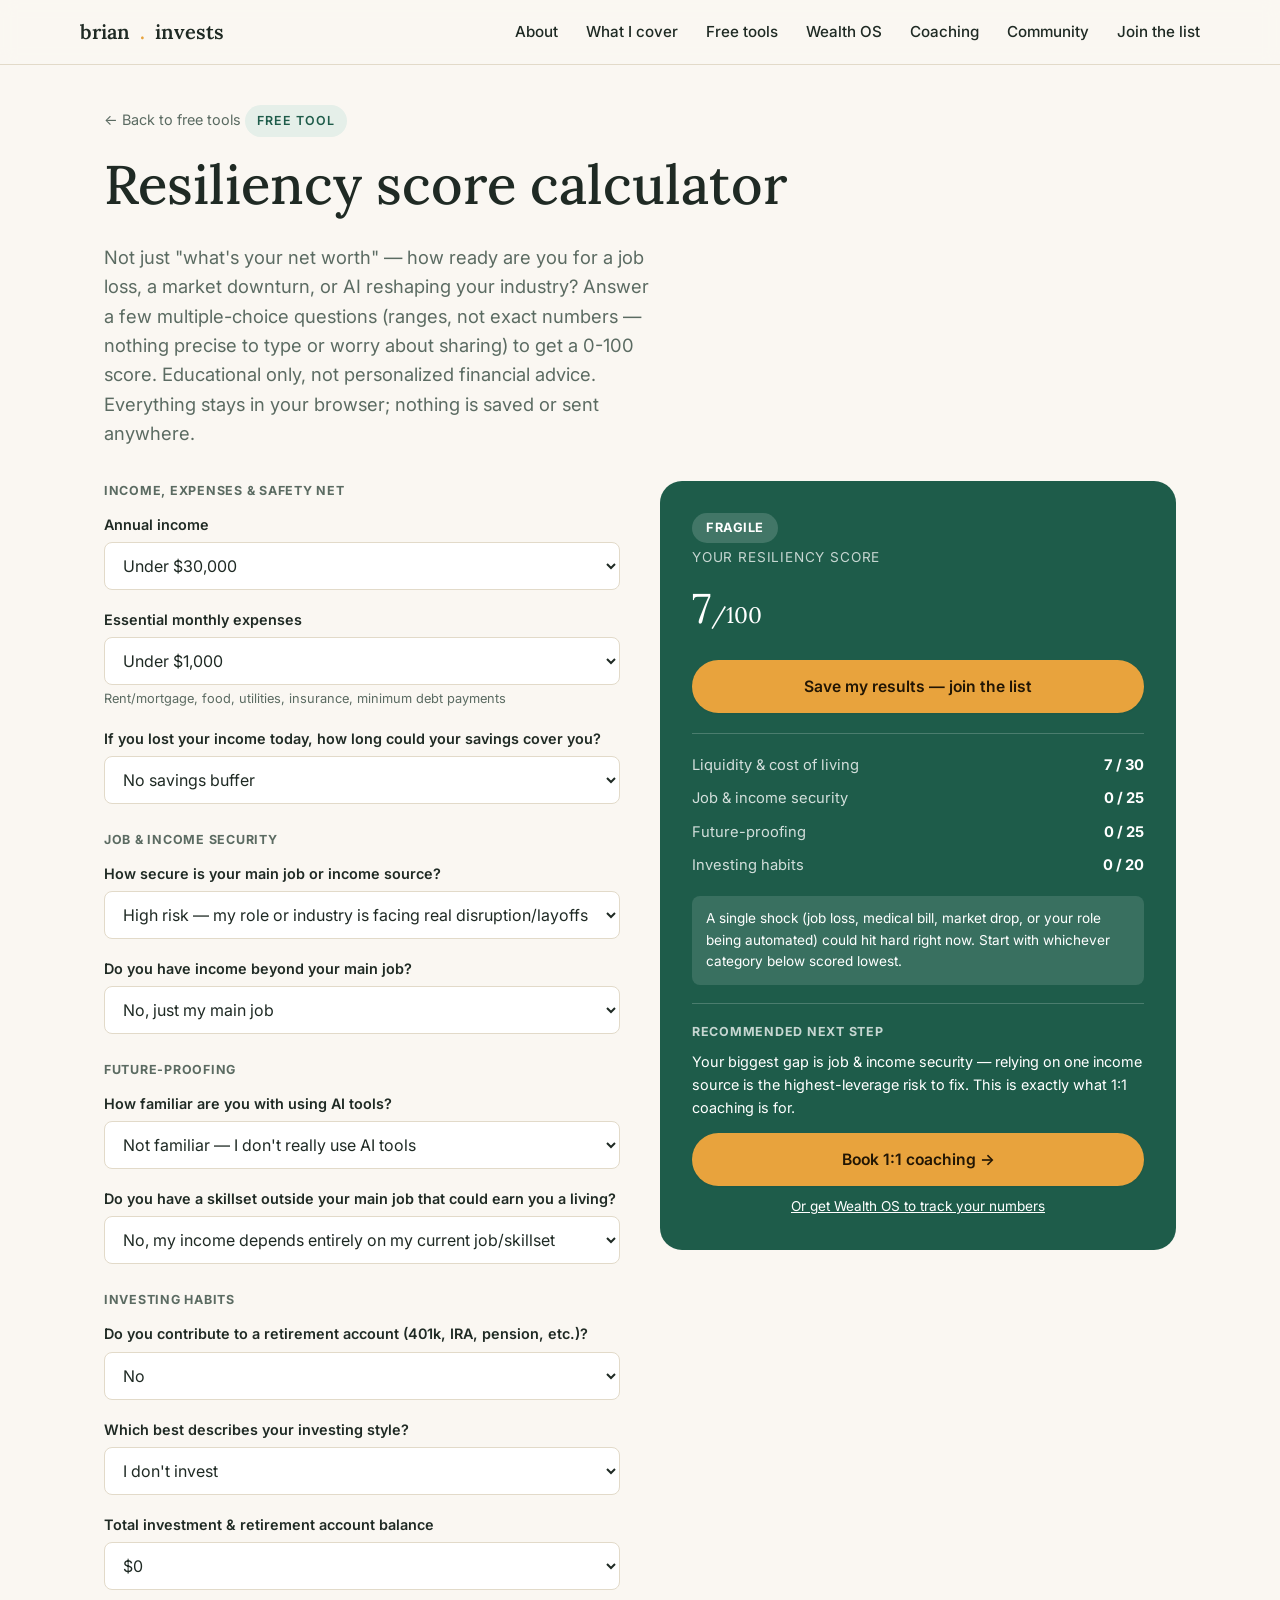
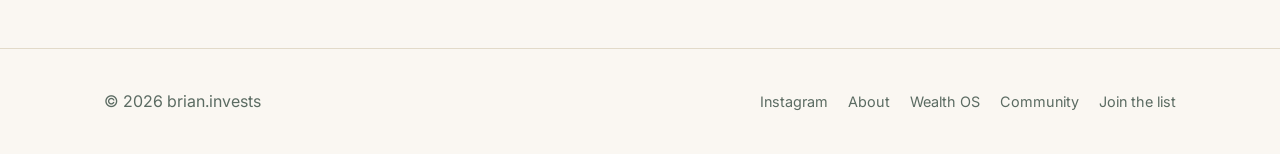
<file: tools/resiliency-score-calculator.html>
<!doctype html>
<html lang="en">
<head>
  <meta charset="UTF-8" />
  <meta name="viewport" content="width=device-width, initial-scale=1.0" />
  <title>Resiliency Score Calculator — brian.invests</title>
  <meta name="description" content="Free financial resiliency survey — a 0-100 score for how ready you are for a job loss, a market downturn, or an AI-driven career shift, based on your income mix, safety net, job security, and investing habits." />
  <link rel="preconnect" href="https://fonts.googleapis.com" />
  <link rel="preconnect" href="https://fonts.gstatic.com" crossorigin />
  <link href="https://fonts.googleapis.com/css2?family=Lora:wght@400;500;600;700&family=Inter:wght@400;500;600;700&display=swap" rel="stylesheet" />
  <link rel="stylesheet" href="../assets/css/styles.css" />
</head>
<body>

  <header class="site-header">
    <div class="container nav">
      <a class="brand" href="../index.html">brian<span class="dot">.</span>invests</a>
      <button class="nav-toggle" aria-label="Toggle menu" aria-expanded="false">☰</button>
      <ul class="nav-links">
        <li><a href="../about.html">About</a></li>
        <li><a href="../index.html#pillars">What I cover</a></li>
        <li><a href="../index.html#tools">Free tools</a></li>
        <li><a href="../index.html#wealth-os">Wealth OS</a></li>
        <li><a href="../index.html#coaching">Coaching</a></li>
        <li><a href="../index.html#community">Community</a></li>
        <li><a href="../index.html#join">Join the list</a></li>
      </ul>
    </div>
  </header>

  <main class="tool-page">
    <div class="container">
      <a class="back-link" href="../index.html#tools">← Back to free tools</a>
      <span class="eyebrow">Free tool</span>
      <h1>Resiliency score calculator</h1>
      <p class="hero-lede">
        Not just "what's your net worth" — how ready are you for a job loss, a market downturn, or
        AI reshaping your industry? Answer a few multiple-choice questions (ranges, not exact
        numbers — nothing precise to type or worry about sharing) to get a 0-100 score. Educational
        only, not personalized financial advice. Everything stays in your browser; nothing is saved
        or sent anywhere.
      </p>

      <div class="tool-layout">
        <form id="rs-form" autocomplete="off">
          <div class="fieldset-title">Income, expenses &amp; safety net</div>

          <div class="field-group">
            <label for="rs-income">Annual income</label>
            <select id="rs-income">
              <option value="u30">Under $30,000</option>
              <option value="30-60">$30,000 – $60,000</option>
              <option value="60-100">$60,000 – $100,000</option>
              <option value="100-150">$100,000 – $150,000</option>
              <option value="150p">$150,000+</option>
            </select>
          </div>

          <div class="field-group">
            <label for="rs-expenses">Essential monthly expenses</label>
            <select id="rs-expenses">
              <option value="u1k">Under $1,000</option>
              <option value="1-2k">$1,000 – $2,000</option>
              <option value="2-4k">$2,000 – $4,000</option>
              <option value="4-6k">$4,000 – $6,000</option>
              <option value="6kp">$6,000+</option>
            </select>
            <p class="field-hint">Rent/mortgage, food, utilities, insurance, minimum debt payments</p>
          </div>

          <div class="field-group">
            <label for="rs-emergency">If you lost your income today, how long could your savings cover you?</label>
            <select id="rs-emergency">
              <option value="0">No savings buffer</option>
              <option value="lt1">Less than 1 month</option>
              <option value="1-3">1 – 3 months</option>
              <option value="3-6">3 – 6 months</option>
              <option value="6p">6+ months</option>
            </select>
          </div>

          <div class="fieldset-title">Job &amp; income security</div>

          <div class="field-group">
            <label for="rs-job-security">How secure is your main job or income source?</label>
            <select id="rs-job-security">
              <option value="high-risk">High risk — my role or industry is facing real disruption/layoffs</option>
              <option value="somewhat-risk">Somewhat at risk</option>
              <option value="somewhat-secure">Somewhat secure</option>
              <option value="very-secure">Very secure</option>
            </select>
          </div>

          <div class="field-group">
            <label for="rs-other-income">Do you have income beyond your main job?</label>
            <select id="rs-other-income">
              <option value="none">No, just my main job</option>
              <option value="some">Some side income, not consistent</option>
              <option value="diversified">Yes, multiple consistent income streams</option>
            </select>
          </div>

          <div class="fieldset-title">Future-proofing</div>

          <div class="field-group">
            <label for="rs-ai-familiarity">How familiar are you with using AI tools?</label>
            <select id="rs-ai-familiarity">
              <option value="none">Not familiar — I don't really use AI tools</option>
              <option value="tried">I've tried tools like ChatGPT, but don't rely on them</option>
              <option value="regular">I use AI tools regularly for work or daily life</option>
              <option value="leverage">I actively use AI to boost my income/skills and track how it's reshaping my industry</option>
            </select>
          </div>

          <div class="field-group">
            <label for="rs-other-skillset">Do you have a skillset outside your main job that could earn you a living?</label>
            <select id="rs-other-skillset">
              <option value="none">No, my income depends entirely on my current job/skillset</option>
              <option value="untapped">Yes, but I haven't monetized it</option>
              <option value="monetized">Yes, and I've already earned money from it</option>
            </select>
          </div>

          <div class="fieldset-title">Investing habits</div>

          <div class="field-group">
            <label for="rs-retirement">Do you contribute to a retirement account (401k, IRA, pension, etc.)?</label>
            <select id="rs-retirement">
              <option value="no">No</option>
              <option value="occasionally">Occasionally / inconsistently</option>
              <option value="regularly">Yes, regularly</option>
            </select>
          </div>

          <div class="field-group">
            <label for="rs-investment-style">Which best describes your investing style?</label>
            <select id="rs-investment-style">
              <option value="none">I don't invest</option>
              <option value="cash">Mostly cash / very conservative</option>
              <option value="index">Diversified index funds / ETFs, long-term</option>
              <option value="active">Active stock-picking / concentrated positions</option>
              <option value="speculative">High-risk: crypto, options, meme stocks</option>
            </select>
          </div>

          <div class="field-group">
            <label for="rs-investment-balance">Total investment &amp; retirement account balance</label>
            <select id="rs-investment-balance">
              <option value="0">$0</option>
              <option value="u10k">Under $10,000</option>
              <option value="10-50k">$10,000 – $50,000</option>
              <option value="50-150k">$50,000 – $150,000</option>
              <option value="150kp">$150,000+</option>
            </select>
          </div>
        </form>

        <aside class="result-card" aria-live="polite">
          <div class="score-badge" id="rs-badge">—</div>
          <div class="label">Your resiliency score</div>
          <div class="value" id="rs-result">0<span style="font-size:1.4rem;">/100</span></div>
          <a class="btn btn-primary btn-block" href="../index.html#join">Save my results — join the list</a>

          <div class="breakdown">
            <div class="breakdown-row"><span>Liquidity &amp; cost of living</span><strong id="rs-liquidity">0 / 30</strong></div>
            <div class="breakdown-row"><span>Job &amp; income security</span><strong id="rs-jobsecurity">0 / 25</strong></div>
            <div class="breakdown-row"><span>Future-proofing</span><strong id="rs-future">0 / 25</strong></div>
            <div class="breakdown-row"><span>Investing habits</span><strong id="rs-investing">0 / 20</strong></div>
          </div>

          <div class="result-note" id="rs-note">
            Answer a few questions to see your score.
          </div>

          <div class="recommend">
            <p class="recommend-label">Recommended next step</p>
            <p class="recommend-text" id="rs-recommend-text"></p>
            <a class="btn btn-primary btn-block" id="rs-recommend-cta" href="#">Recommendation</a>
            <a class="recommend-alt" id="rs-recommend-alt" href="#">Alternative</a>
          </div>
        </aside>
      </div>
    </div>
  </main>

  <footer class="site-footer">
    <div class="container footer-grid">
      <span class="muted">© <span id="year"></span> brian.invests</span>
      <ul class="footer-links">
        <li><a href="https://instagram.com/brian.invests" target="_blank" rel="noopener">Instagram</a></li>
        <li><a href="../about.html">About</a></li>
        <li><a href="../index.html#wealth-os">Wealth OS</a></li>
        <li><a href="../index.html#community">Community</a></li>
        <li><a href="../index.html#join">Join the list</a></li>
      </ul>
    </div>
  </footer>

  <script>document.getElementById("year").textContent = new Date().getFullYear();</script>
  <script src="../assets/js/main.js" defer></script>
  <script src="../assets/js/resiliency-score-calculator.js" defer></script>
</body>
</html>
</file>
<file: assets/css/styles.css>
/* ==========================================================================
   Brian.invests — shared styles
   Design tokens live in :root. Swap these to re-skin the whole site.
   ========================================================================== */

:root {
  /* Brand palette — warm, practical, optimistic */
  --bg: #faf7f2;
  --bg-alt: #f1ece1;
  --surface: #ffffff;
  --text: #1f2a24;
  --text-muted: #5b6b62;
  --primary: #1e5c4a;
  --primary-dark: #143f33;
  --primary-tint: #e5efe9;
  --accent: #e8a33d;
  --accent-dark: #c97f1e;
  --border: #e2dac9;
  --danger: #b3462c;

  --font-display: "Lora", Georgia, "Times New Roman", serif;
  --font-body: "Inter", -apple-system, BlinkMacSystemFont, "Segoe UI", sans-serif;

  --radius-sm: 8px;
  --radius-md: 14px;
  --radius-lg: 22px;
  --shadow-sm: 0 1px 2px rgba(31, 42, 36, 0.06);
  --shadow-md: 0 8px 24px rgba(31, 42, 36, 0.08);
  --container: 1120px;
}

@media (prefers-color-scheme: dark) {
  :root {
    --bg: #14201a;
    --bg-alt: #182720;
    --surface: #1c2b23;
    --text: #eef2ee;
    --text-muted: #a7b6ac;
    --primary: #4fa787;
    --primary-dark: #6fc2a1;
    --primary-tint: #1f3129;
    --accent: #f0b25c;
    --accent-dark: #f6c987;
    --border: #2b3d33;
  }
}

* { box-sizing: border-box; }
html { scroll-behavior: smooth; }

body {
  margin: 0;
  background: var(--bg);
  color: var(--text);
  font-family: var(--font-body);
  font-size: 16px;
  line-height: 1.6;
  -webkit-font-smoothing: antialiased;
}

img { max-width: 100%; display: block; }

h1, h2, h3, h4 {
  font-family: var(--font-display);
  font-weight: 600;
  line-height: 1.15;
  margin: 0 0 0.5em;
  color: var(--text);
}

h1 { font-size: clamp(2.1rem, 4vw + 1rem, 3.4rem); font-weight: 500; }
h2 { font-size: clamp(1.6rem, 2vw + 1rem, 2.2rem); }
h3 { font-size: 1.25rem; }

p { margin: 0 0 1em; }
a { color: var(--primary-dark); }

.container {
  width: 100%;
  max-width: var(--container);
  margin: 0 auto;
  padding: 0 24px;
}

.muted { color: var(--text-muted); }
.eyebrow {
  display: inline-block;
  font-size: 0.78rem;
  letter-spacing: 0.08em;
  text-transform: uppercase;
  font-weight: 600;
  color: var(--primary);
  background: var(--primary-tint);
  padding: 6px 12px;
  border-radius: 999px;
  margin-bottom: 16px;
}

/* ---------- Buttons ---------- */
.btn {
  display: inline-flex;
  align-items: center;
  justify-content: center;
  gap: 8px;
  padding: 13px 24px;
  border-radius: 999px;
  font-family: var(--font-body);
  font-weight: 600;
  font-size: 0.98rem;
  text-decoration: none;
  border: 1px solid transparent;
  cursor: pointer;
  transition: transform 0.15s ease, box-shadow 0.15s ease, background 0.15s ease;
}
.btn:active { transform: translateY(1px); }

.btn-primary {
  background: var(--accent);
  color: #221604;
  box-shadow: var(--shadow-sm);
}
.btn-primary:hover { background: var(--accent-dark); }

.btn-secondary {
  background: transparent;
  border-color: var(--border);
  color: var(--text);
}
.btn-secondary:hover { border-color: var(--primary); color: var(--primary-dark); }

.btn-block { width: 100%; }

/* ---------- Header / nav ---------- */
.site-header {
  position: sticky;
  top: 0;
  z-index: 50;
  background: color-mix(in srgb, var(--bg) 88%, transparent);
  backdrop-filter: blur(8px);
  border-bottom: 1px solid var(--border);
}

.nav {
  display: flex;
  align-items: center;
  justify-content: space-between;
  padding: 16px 0;
}

.brand {
  display: flex;
  align-items: center;
  gap: 10px;
  font-family: var(--font-display);
  font-size: 1.25rem;
  font-weight: 600;
  color: var(--text);
  text-decoration: none;
}
.brand .dot { color: var(--accent); }

.nav-links {
  display: flex;
  align-items: center;
  gap: 28px;
  list-style: none;
  margin: 0;
  padding: 0;
}
.nav-links a {
  color: var(--text);
  text-decoration: none;
  font-weight: 500;
  font-size: 0.95rem;
}
.nav-links a:hover { color: var(--primary-dark); }

.nav-toggle {
  display: none;
  background: none;
  border: 1px solid var(--border);
  border-radius: 8px;
  padding: 8px 10px;
  cursor: pointer;
}

@media (max-width: 720px) {
  .nav-toggle { display: inline-flex; }
  .nav-links {
    position: absolute;
    top: 100%;
    left: 0;
    right: 0;
    background: var(--surface);
    border-bottom: 1px solid var(--border);
    flex-direction: column;
    align-items: flex-start;
    gap: 0;
    padding: 8px 24px 16px;
    display: none;
  }
  .nav-links.open { display: flex; }
  .nav-links li { width: 100%; padding: 10px 0; border-bottom: 1px solid var(--border); }
  .nav-links li:last-child { border-bottom: none; }
}

/* ---------- Hero ---------- */
.hero {
  padding: 72px 0 56px;
}
.hero-grid {
  display: grid;
  grid-template-columns: 1.1fr 0.9fr;
  gap: 48px;
  align-items: center;
}
@media (max-width: 860px) {
  .hero-grid { grid-template-columns: 1fr; }
}
.hero h1 { margin-bottom: 20px; }
.hero-lede { font-size: 1.15rem; color: var(--text-muted); max-width: 46ch; margin-bottom: 32px; }
.hero-actions { display: flex; flex-wrap: wrap; gap: 14px; margin-bottom: 28px; }
.hero-meta { display: flex; gap: 22px; flex-wrap: wrap; font-size: 0.9rem; color: var(--text-muted); }
.hero-meta strong { color: var(--text); }

.hero-card {
  background: var(--surface);
  border: 1px solid var(--border);
  border-radius: var(--radius-lg);
  padding: 28px;
  box-shadow: var(--shadow-md);
}
.hero-card h3 { margin-bottom: 6px; }
.hero-card ul { margin: 18px 0 0; padding: 0; list-style: none; display: grid; gap: 12px; }
.hero-card li { display: flex; gap: 10px; align-items: flex-start; font-size: 0.95rem; }
.hero-card li::before {
  content: "";
  flex: none;
  width: 8px; height: 8px;
  margin-top: 7px;
  border-radius: 50%;
  background: var(--accent);
}
.playbook-item { display: flex; flex-direction: column; gap: 2px; }
.playbook-item span { color: var(--text-muted); }

/* ---------- Sections ---------- */
section { padding: 56px 0; }
.section-head { max-width: 640px; margin: 0 auto 40px; text-align: center; }
.section-head.left { margin-left: 0; text-align: left; }

.section-foot { text-align: center; margin-top: 36px; }
.section-foot-alt {
  display: block;
  margin-top: 14px;
  font-size: 0.9rem;
  color: var(--text-muted);
  text-decoration: underline;
}
.section-foot-alt:hover { color: var(--primary-dark); }

.grid-3 { display: grid; grid-template-columns: repeat(3, 1fr); gap: 22px; }
.grid-2 { display: grid; grid-template-columns: repeat(2, 1fr); gap: 22px; }
@media (max-width: 860px) {
  .grid-3, .grid-2 { grid-template-columns: 1fr; }
}

.card {
  background: var(--surface);
  border: 1px solid var(--border);
  border-radius: var(--radius-md);
  padding: 26px;
  height: 100%;
}
.card .icon {
  width: 42px; height: 42px;
  border-radius: 10px;
  background: var(--primary-tint);
  color: var(--primary);
  display: flex; align-items: center; justify-content: center;
  font-size: 1.2rem;
  margin-bottom: 16px;
}

.pillar-tag {
  display: inline-block;
  font-size: 0.72rem;
  font-weight: 700;
  letter-spacing: 0.04em;
  text-transform: uppercase;
  color: var(--primary-dark);
  margin-bottom: 8px;
}

/* ---------- Product / tool promo band ---------- */
.band {
  background: var(--primary);
  color: #fff;
  border-radius: var(--radius-lg);
  padding: 44px;
}
.band h2, .band p { color: #fff; }
.band .muted { color: rgba(255,255,255,0.75); }
.band-grid {
  display: grid;
  grid-template-columns: 1.2fr 0.8fr;
  gap: 32px;
  align-items: center;
}
@media (max-width: 860px) { .band-grid { grid-template-columns: 1fr; } }
.band .btn-primary { background: var(--accent); color: #221604; }

/* ---------- Email capture ---------- */
.capture {
  background: var(--bg-alt);
  border: 1px solid var(--border);
  border-radius: var(--radius-lg);
  padding: 40px;
  text-align: center;
}
.capture-form {
  display: flex;
  gap: 10px;
  max-width: 440px;
  margin: 22px auto 10px;
  flex-wrap: wrap;
}
.capture-form input[type="email"] {
  flex: 1;
  min-width: 220px;
  padding: 13px 16px;
  border-radius: 999px;
  border: 1px solid var(--border);
  background: var(--surface);
  color: var(--text);
  font-family: var(--font-body);
  font-size: 0.98rem;
}
.capture-form input[type="email"]:focus { outline: 2px solid var(--primary); outline-offset: 2px; }
.form-note { font-size: 0.82rem; color: var(--text-muted); }
.form-success {
  display: none;
  background: var(--primary-tint);
  color: var(--primary-dark);
  border-radius: var(--radius-sm);
  padding: 12px 16px;
  font-size: 0.9rem;
  max-width: 440px;
  margin: 16px auto 0;
}
.form-success.show { display: block; }

/* ---------- Footer ---------- */
.site-footer {
  border-top: 1px solid var(--border);
  padding: 40px 0;
  margin-top: 40px;
}
.footer-grid {
  display: flex;
  justify-content: space-between;
  align-items: center;
  flex-wrap: wrap;
  gap: 16px;
}
.footer-links { display: flex; gap: 20px; list-style: none; padding: 0; margin: 0; }
.footer-links a { color: var(--text-muted); text-decoration: none; font-size: 0.9rem; }
.footer-links a:hover { color: var(--primary-dark); }

/* ---------- Tool pages (calculators) ---------- */
.tool-page { padding-top: 40px; }
.tool-layout {
  display: grid;
  grid-template-columns: 1fr 1fr;
  gap: 40px;
  align-items: start;
}
@media (max-width: 860px) { .tool-layout { grid-template-columns: 1fr; } }

.field-group { margin-bottom: 18px; }
.field-group label {
  display: flex;
  justify-content: space-between;
  font-size: 0.9rem;
  font-weight: 600;
  margin-bottom: 6px;
}
.field-group input[type="number"],
.field-group input[type="text"],
.field-group input[type="email"],
.field-group select,
.field-group textarea {
  width: 100%;
  padding: 12px 14px;
  border-radius: var(--radius-sm);
  border: 1px solid var(--border);
  background: var(--surface);
  color: var(--text);
  font-family: var(--font-body);
  font-size: 1rem;
}
.field-group textarea { resize: vertical; min-height: 100px; }
.field-group input:focus,
.field-group select:focus,
.field-group textarea:focus { outline: 2px solid var(--primary); outline-offset: 1px; }
.field-hint { font-size: 0.8rem; color: var(--text-muted); margin-top: 4px; }

/* ---------- Score result (resiliency calculator) ---------- */
.score-badge {
  display: inline-block;
  font-size: 0.8rem;
  font-weight: 700;
  letter-spacing: 0.04em;
  text-transform: uppercase;
  padding: 5px 14px;
  border-radius: 999px;
  background: rgba(255,255,255,0.16);
  margin-bottom: 4px;
}

/* ---------- Coaching / consult panel ---------- */
.consult {
  background: var(--bg-alt);
  border: 1px solid var(--border);
  border-radius: var(--radius-lg);
  padding: 40px;
}
.consult .section-head { margin-bottom: 28px; }
.eyebrow-lg { font-size: 1.15rem; padding: 8px 18px; }

/* ---------- Recommendation panel (resiliency calculator) ---------- */
.recommend {
  margin-top: 18px;
  padding-top: 18px;
  border-top: 1px solid rgba(255,255,255,0.2);
}
.recommend-label {
  font-size: 0.78rem;
  font-weight: 700;
  letter-spacing: 0.06em;
  text-transform: uppercase;
  color: rgba(255,255,255,0.75);
  margin-bottom: 8px;
}
.recommend-text { font-size: 0.9rem; margin-bottom: 14px; }
.recommend-alt {
  display: block;
  text-align: center;
  margin-top: 10px;
  font-size: 0.85rem;
  color: #fff;
  text-decoration: underline;
}
.recommend-alt:hover { color: rgba(255,255,255,0.8); }

/* ---------- Inquiry form (coaching) ---------- */
.inquiry-form { max-width: 560px; margin: 0 0 10px; text-align: left; display: grid; gap: 16px; }
.consult .form-success { margin: 0; max-width: 560px; }

.fieldset-title {
  font-size: 0.78rem;
  font-weight: 700;
  letter-spacing: 0.06em;
  text-transform: uppercase;
  color: var(--text-muted);
  margin: 26px 0 12px;
}
.fieldset-title:first-child { margin-top: 0; }

.result-card {
  background: var(--primary);
  color: #fff;
  border-radius: var(--radius-lg);
  padding: 32px;
  position: sticky;
  top: 96px;
}
.result-card .label { font-size: 0.85rem; text-transform: uppercase; letter-spacing: 0.06em; color: rgba(255,255,255,0.75); }
.result-card .value { font-family: var(--font-display); font-size: 2.6rem; margin: 6px 0 18px; }
.result-card .breakdown { display: grid; gap: 10px; margin-top: 20px; padding-top: 20px; border-top: 1px solid rgba(255,255,255,0.2); }
.result-card .breakdown-row { display: flex; justify-content: space-between; font-size: 0.92rem; }
.result-card .breakdown-row span:first-child { color: rgba(255,255,255,0.8); }

.result-note {
  margin-top: 18px;
  font-size: 0.85rem;
  background: rgba(255,255,255,0.12);
  border-radius: var(--radius-sm);
  padding: 12px 14px;
}

.back-link { display: inline-flex; align-items: center; gap: 6px; font-size: 0.9rem; margin-bottom: 20px; text-decoration: none; color: var(--text-muted); }
.back-link:hover { color: var(--primary-dark); }
</file>
